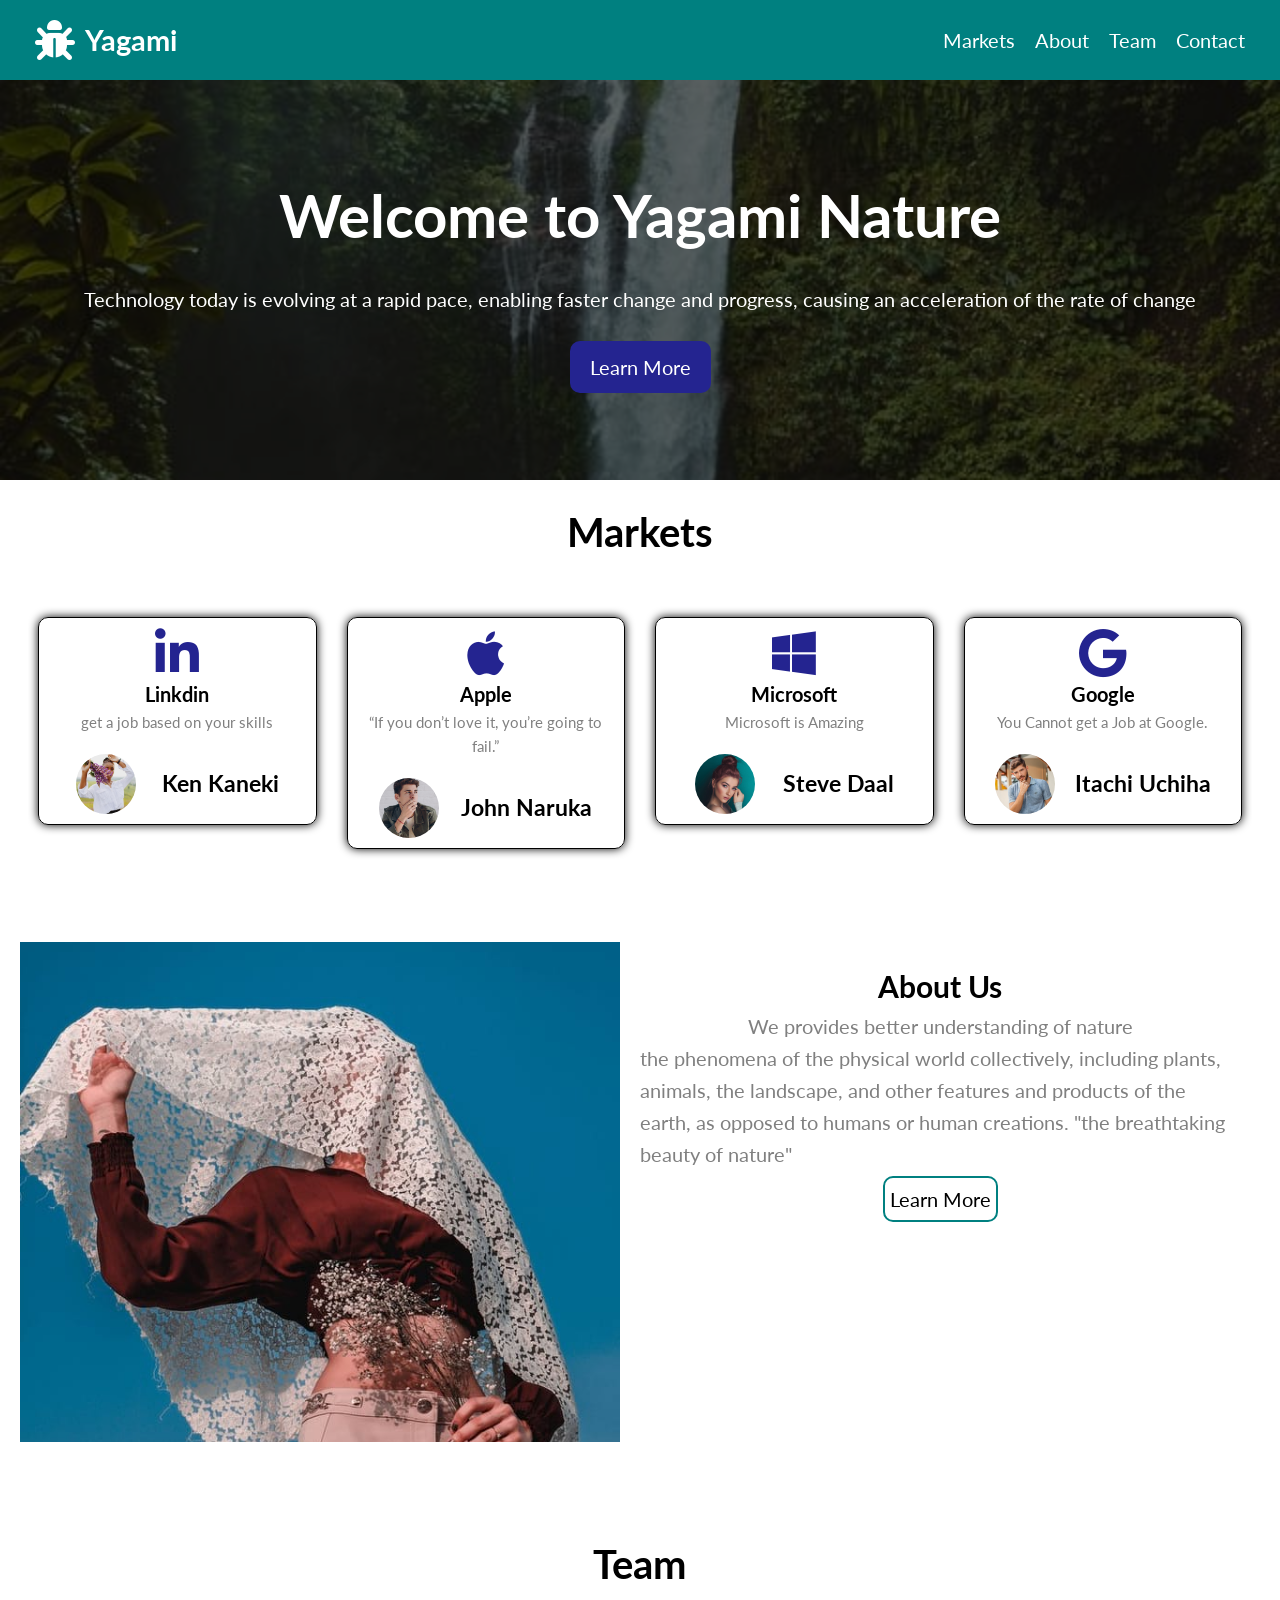
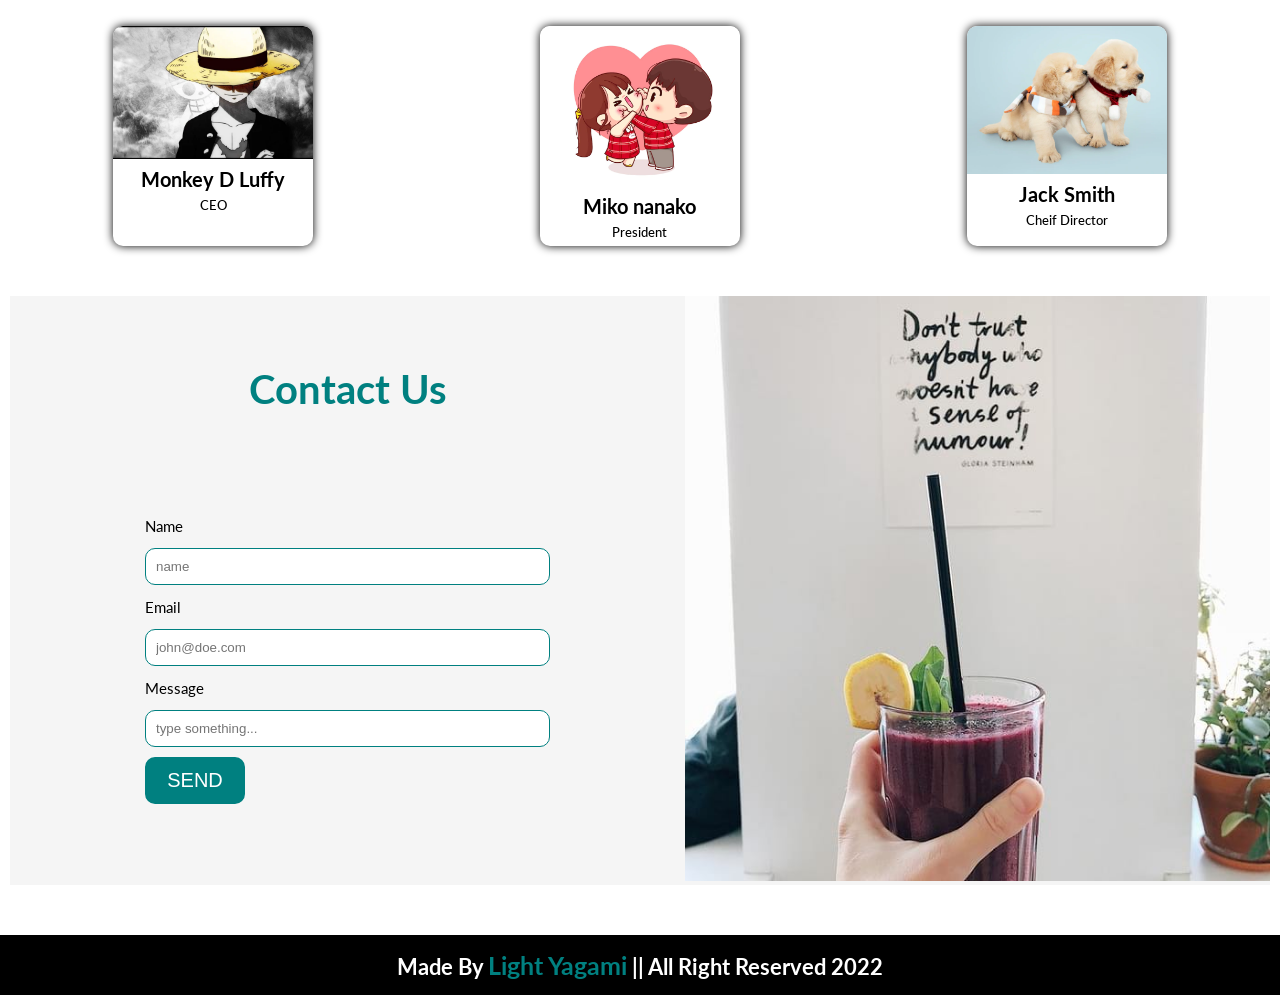
<file: index.html>
<!DOCTYPE html>
<html lang="en">

<head>
  <meta charset="UTF-8">
  <meta http-equiv="X-UA-Compatible" content="IE=edge">
  <meta name="viewport" content="width=device-width, initial-scale=1.0">
  <link rel="stylesheet" href="https://cdnjs.cloudflare.com/ajax/libs/font-awesome/6.1.1/css/all.min.css"
    integrity="sha512-KfkfwYDsLkIlwQp6LFnl8zNdLGxu9YAA1QvwINks4PhcElQSvqcyVLLD9aMhXd13uQjoXtEKNosOWaZqXgel0g=="
    crossorigin="anonymous" referrerpolicy="no-referrer" />
  <link
    href="https://fonts.googleapis.com/css2?family=Dancing+Script:wght@500;700&family=Lato:wght@300;400;700&display=swap"
    rel="stylesheet">


  <link rel="stylesheet" href="https://unpkg.com/swiper@8/swiper-bundle.min.css" />


  <link rel="stylesheet" href="style.css">
  <title>Light Nature</title>

  <style>
    .market-card-container {
      padding: .3rem;
      max-width: 1230px;
      margin: 0 auto;
    }

    .card_slider {
      padding: 40px 0;
    }
  </style>
</head>

<body>
  <header class="main-header">
    <div class="main-header-logo">
      <i class="fas fa-bug"></i>
      <h3> Yagami </h3>
    </div>
    <div class="main-header-nav">
      <ul>
        <li><a href="#markets">markets</a></li>
        <li><a href="#about">About</a></li>
        <li><a href="#team">Team</a></li>
        <li><a href="#contact">Contact</a></li>
      </ul>
    </div>
    <div class="hamburger">
      <i class="fa-solid fa-bars"></i>
    </div>
    <div class="cross hidden">
      <span>&#10005;</span>
    </div>
    <div class="hamburger-menu hidden">
      <ul>
        <li><a href="#markets">markets</a></li>
        <li><a href="#about">About</a></li>
        <li><a href="#team">Team</a></li>
        <li><a href="#contact">Contact</a></li>
      </ul>
    </div>
  </header>

  <section id="welcome-section">
    <h1>Welcome to Yagami Nature</h1>
    <p>Technology today is evolving at a rapid pace, enabling faster change and progress, causing an acceleration of the
      rate of change</p>
    <a href="#" class="main-btn">Learn More</a>
  </section>

  <!-- market section -->
  <div id="markets">
    <h1>Markets</h1>
    <div class="market-card-container">
      <div class="swiper card_slider">
        <div class="swiper-wrapper">


          <div class="swiper-slide">
            <div class="market-card">
              <i class="fa-brands fa-linkedin-in"></i>
              <h3>Linkdin</h3>
              <p>get a job based on your skills</p>
              <div>
                <img src="./img/s1.jpg" alt="">
                <h2>Ken Kaneki</h2>
              </div>

            </div>
          </div>

          <div class="swiper-slide">
            <div class="market-card">
              <i class="fa-brands fa-apple"></i>
              <h3>Apple</h3>
              <p>“If you don’t love it, you’re going to fail.”</p>
              <div>
                <img src="./img/s2.jpg" alt="">
                <h2>John Naruka</h2>
              </div>

            </div>
          </div>

          <div class="swiper-slide">
            <div class="market-card">
              <i class="fa-brands fa-windows"></i>
              <h3>Microsoft</h3>
              <p>Microsoft is Amazing</p>
              <div>
                <img src="./img/s3.jpg" alt="">
                <h2>Steve Daal</h2>
              </div>
            </div>
          </div>

          <div class="swiper-slide">
            <div class="market-card">
              <i class="fa-brands fa-google"></i>
              <h3>Google</h3>
              <p>You Cannot get a Job at Google.</p>
              <div>
                <img src="./img/s4.jpg" alt="">
                <h2>Itachi Uchiha</h2>
              </div>
            </div>
          </div>

        </div>

        <div class="swiper-button-next"></div>
        <div class="swiper-button-prev"></div>
        <div class="swiper-pagination"></div>
      </div>
    </div>
  </div>
  </div>

  <section id="about">
    <div class="row">
      <div class="column-1">
        <img src="./img//p5.jpg" alt="">
      </div>
      <div class="column-2">
        <h2>About Us</h2>
        <p>We provides better understanding of nature</p>
        <p>the phenomena of the physical world collectively, including plants, animals, the landscape, and other
          features and products of the earth, as opposed to humans or human creations.
          "the breathtaking beauty of nature"</p>
        <a href="#" class="second-btn">Learn More</a>
      </div>
    </div>
  </section>

  <section class="team-full-container" id="team">

    <h1>Team</h1>

    <div class="team">
      <div class="team-1">
        <div class="imgbox"><img src="./img//luffy.webp" alt="" width="200px"></div>
        <h2>Monkey D Luffy</h2>
        <h3>CEO</h3>
      </div>
      <div class="team-1">
        <div class="imgbox">
          <img src="./img//cute.webp" alt="kij" width="200px">
        </div>
        <h2>Miko nanako</h2>
        <h3>President</h3>
      </div>
      <div class="team-1">
        <div class="imgbox"><img src="./img//puppy.webp" alt="" width="200px" class="luffy-img"></div>
        <h2>Jack Smith</h2>
        <h3>Cheif Director</h3>
      </div>
    </div>
  </section>

  <section class="contact-container" id="contact">
    <div class="left">
      <h1>Contact Us</h1>
      <form action="https://formsubmit.co/deepakpanwar1051@gmail.com" method="post">
        <input type="hidden" name="_captcha" value="false">
        <input type="hidden" name="_subject" value="New email woooo!">
        <label for="name">Name</label>
        <input type="text" placeholder="name" id="name" required>

        <label for="email">Email</label>
        <input type="email" placeholder="john@doe.com" id="email" required>
        <input type="hidden" name="_next" value="https://deepak1051.github.io/pages/thankyou.html">

        <label for="message">Message</label>
        <input type="text" placeholder="type something..." id="message" required>

        <button>SEND</button>
      </form>

    </div>

    <div class="right">
      <img src="./img/p9.jpg" alt="">
    </div>
  </section>

  <footer>
    <h1>Made By <span>Light Yagami</span> || All Right Reserved 2022</h1>
  </footer>
  <!-- <section class="slider-container">
    <div class="container">
      <div class="swiper card_slider">
     
        <div class="swiper-wrapper">
         
          <div class="swiper-slide">
            <div class="img-box">
              <img src="./img/ab1.jpg" alt="">
            </div>
          </div>
          <div class="swiper-slide">
            <div class="img-box">
              <img src="./img/ab1.jpg" alt="">
            </div>
          </div>
          <div class="swiper-slide">
            <div class="img-box">
              <img src="./img/ab1.jpg" alt="">
            </div>
          </div>
          <div class="swiper-slide">
            <div class="img-box">
              <img src="./img/ab1.jpg" alt="">
            </div>
          </div>
          <div class="swiper-slide">
            <div class="img-box">
              <img src="./img/ab1.jpg" alt="">
            </div>
          </div>
          <div class="swiper-slide">
            <div class="img-box">
              <img src="./img/ab1.jpg" alt="">
            </div>
          </div>
        </div>
        <div class="swiper-button-next"></div>
        <div class="swiper-button-prev"></div>
        <div class="swiper-pagination"></div>
      </div>
    </div>
  </section> -->
  <script src="https://unpkg.com/swiper/swiper-bundle.min.js"></script>
  <script src="index.js"></script>

  <script>
    var swiper = new Swiper(".card_slider", {
      slidesPerView: 3,
      spaceBetween: 10,
      loop: true,
      speed: 1000,
      pagination: {
        el: ".swiper-pagination",
        clickable: true,
      },
      navigation: {
        nextEl: ".swiper-button-next",
        prevEl: ".swiper-button-prev",
      },
      breakpoints: {
        320: {
          slidesPerView: 1,
          spaceBetween: 5,

        },
        480: {
          slidesPerView: 2,
        },
        768: {
          slidesPerView: 3,

        },
        1200: {
          slidesPerView: 4,

        },
      }
    });
  </script>
</body>

</html>
</file>
<file: style.css>
*{
  margin: 0;
  padding: 0;
  box-sizing: border-box;
  text-decoration: none;
  list-style: none;
}

html{
  scroll-behavior: smooth;
  scroll-padding-top: 8rem;
  font-size: 10px;
  font-family: 'Lato', sans-serif;
  line-height: 1.6;
  /* background-color: #242590; */
}
body{
  overflow-x: hidden;
}
a{
  text-transform: capitalize;
  color:white;
}
header{
  z-index: 10000;
  width:100%;
  height:8rem;
  background-color: teal;
  color:white;
  display: flex;
  justify-content:  space-between;
  align-items: center;
  padding:0 3.5rem;
  position: fixed;
  top:0;
  left:0;
}
.main-header-logo{
  display: flex;
  gap:1rem;
  font-size: 2.5rem;
  align-items: center;
}

.main-header-logo i{
  font-size: 4rem;
}
.main-header-nav ul{
  display: flex;
  gap:2rem;
  font-size: 2rem;
  /* transition: 4s; */
  /* display: none; */
  
}
.hamburger{
  font-size: 3rem;
  display: none;
}
.cross{
  font-size: 3rem;
  display: none;
  z-index:1000;
  /* background-color: red; */
  color:black;
  cursor:pointer;
  position: fixed;
  top:1rem;
  right:1rem;

}

.hamburger-menu{
  position: fixed;
  top:0;
  right:0;
  bottom:0;
  width:70%;
  height:100vh;
  background-color:white;
  z-index:100;
  display: none;

  box-shadow: 0 0 20px rgba(168,168,168,0.15);

}
.hamburger-menu ul{
  height:100%;
  display: flex;
  align-items: flex-start;
  flex-direction: column;
  justify-content: flex-start;
  padding:5rem 2rem;
}
.hamburger-menu ul li{
  font-size: 3rem;
  margin:1rem;
  color:teal;
}
.hamburger-menu ul li a{
  color:teal;
}

@media screen and (max-width:576px){
  .main-header-nav ul{
    display: none;
  }
  .hamburger{
    display: inline-block;
  }
  .hamburger-menu{
    display: inline-block;
  }
  .cross{
    display: inline-block;
  }

}

.main-header-nav ul li a:hover{
  color:black
}  

/* welcome section */
#welcome-section{
  margin-top: 8rem;
  padding: 0 2rem;
  width:100%;
  height:40em;
  background: url(./img/p2.jpg) center center/ cover ;
  /* background-size: cover;
  background-position: center center; */
  
  display: flex;
  flex-direction: column;
  justify-content: center;
  align-items: center;
  color:white;

  position: relative;
}

#welcome-section::before{
  content: "";
  position: absolute;
  width:100%;
  height:100%;
  top:0;
  left:0;
  background-color: rgba(0,0,0,0.6);
  
}

#welcome-section *{
  z-index: 10;
}

#welcome-section h1{
  font-size: 6rem;
}
#welcome-section p{
  font-size: 2rem;
  margin: 2rem 0;
}


@media screen and (max-width:576px){
  #welcome-section h1{
    font-size: 3.4rem;
  }
  #welcome-section p{
    /* padding:0 3rem; */
    font-size: 2rem;
  }
}





.main-btn{
  cursor:pointer;
  display: inline-block;
  padding:1rem 2rem;
  background-color: #242490;
  border:none;
  border-radius: 1rem;
  color:white;
  margin-top:0.6rem;
  font-size: 2rem;
  position: relative;
}
.second-btn{
  cursor:pointer;
  display: inline-block;
  padding:.5rem ;
  background-color: none;
  border:2px solid teal;
  border-radius: 1rem;
  color:white;
  margin-top:0.6rem;
  font-size: 2rem;
  position: relative;
  color:black;
}
.main-btn:hover{
  top:-1px;
}
#markets{
  padding:2rem 0;
}
#markets h1{
  width:50%;
  /* text-align: center; */
  /* background-color: red; */
  text-align: center;
  margin: 0 auto;
  font-size: 4rem;
  /* border-bottom: 2px solid teal; */
}

.market-card-container{
  margin: 2rem;
  display: flex;
  align-items: center;
  justify-content: space-around;
}
.market-card{
  margin:1rem;
  border:1px solid black;
  padding: 1rem;
  text-align: center;
  font-size: 1.5rem;
  border-radius: 1rem;
  box-shadow: 0 0 1rem  rgba(0,0,0);
  min-width: 200px;
  min-height: 200px;
}
.market-card i{
  font-size: 5rem;
  color:#242490;
  
  /* width:minmax(400px auto) */
  /* min-width: 200px; */
}
.market-card h3{
  font-size: 2rem;
}
.market-card p{
  color:gray;
  font-size: 1.5rem;
}
.market-card div {
  /* background-color: purple; */
  
  display: flex;
  align-items: center;
  justify-content: space-evenly;
  margin-top: 2rem;
}
.market-card div img{
  
  height: 60px;
  width:60px;
}
.market-card div h2{
  
}

.market-card img{
  height:100px;
  width:100px;
  border-radius: 50%;
  
}
#about{
  /* display:flex; */
  /* height: 40rem; */
}
.row{
  height: 100%;
  display: flex;
  padding:2rem;
  /* background-color: red; */
  max-height: 1000px;

}
.column-1{
  flex:1;
  height: 60vh;
}
.column-2{
  padding:2rem;
  flex:1;
  height: 100%;
  display: flex;
  flex-direction: column;
  align-items: center;
  justify-content: center;
}
.column-2 h2{
  font-size: 3rem;
}
.column-2 p{
  font-size: 2rem;
  color: grey;
}
.column-1 img{
  width:100%;
  height:100%;
  object-fit: cover;
  max-height:500px;
}

@media screen and (max-width:576px){
  .row{
    flex-direction: column-reverse;
  }
}


.swiper {
  /* background-color: purple; */
  width: 100%;
  height: 100%;
}
.swiper-slide img {
  display: block;
  width: 100%;
  height: 100%;
  object-fit: cover;
}
.img-box img{
  display: block;
  max-width:100%;
  height: 100%;
  object-fit: cover;
}



.hidden{
  display: none;
}

/* teammmm */
.team-full-container > h1{
  /* background-color: red; */
  text-align: center;
  font-size: 4rem;
  /* border-bottom: 2px solid teal; */
  width: 40%;
  margin: 3rem auto;
  
}
.team{
  display: flex;
  align-items: center;
  justify-content: space-around;
  
  /* flex-wrap: wrap; */
}
.team-1{
  /* border: 2px solid teal; */
  border-radius: 1rem;
  height:22rem;
  display: flex;
  flex-direction: column;
  align-items: center;
  box-shadow: 0 0 10px;
  
  overflow: hidden;

  transition: all 400ms ease-in-out;
  /* justify-content: space-between; */
}
.team-1:hover  {
  transform: scale(1.1);
}
/* .team-1:hover{
  border-radius: 50%;
} */
.team-1 img{
  border-radius: .9rem .9rem 0 0 ;
}
.team-1 h2{
  text-align: center;
  font-size: 2rem;
}

.team-1 h3{
  text-align: center;
  font-size: 1.3rem;
  font-weight: 500;
}

@media screen and (max-width:576px){
  .team{
    flex-direction: column;
    gap:1rem;
  }
}

.contact-container{
  background-color: whitesmoke;
  margin: 5rem 1rem;
  display: flex;
  align-items: center;
  justify-content: space-around;
}
.left{
  flex: 2;
  display: flex;
  flex-direction: column;
  align-items: center;
  justify-content:space-around;
  /* background-color: red; */
  height: 60vh;
  /* width:40vw; */
}
.left form{
  display: flex;
  flex-direction: column;
  /* align-items: flex-start; */
  /* justify-content: center; */
  gap:1rem;
  font-size: 1.5rem;
  margin: 2rem;
  width:60%;
}
.left form input{
  border: 1px solid teal;
  border-radius: 1rem;
  padding:1rem;
}
.left h1{
  font-size: 4rem;
  color:teal;
}

.left button{
  font-size: 2rem;
  background-color: transparent;
  padding:1rem 1rem;
  border-radius: 1rem;
  border: 2px solid teal;
  background-color: teal;
  color:white;
  width:100px;
}

.right{
  flex: 1;
}
.right img{
  height:65vh;
}

@media screen and (max-width:576px){
  .contact-container{
    flex-direction: column;
    gap:1rem;
  }
  .left form{
    width: 80vw;
    /* display: none; */
    /* background-color: red; */
  }
  .right{
    display: inline-block;
    height: 50%;
    width: 20vw;
    display: none;
  }
}

footer{
  /* height:20px; */
  background-color: black;
}
footer h1{
  text-align: center;
  color:white;
  font-size: 2.2rem;
  padding:1rem;
}
footer h1 span {
  color:teal;
  font-size: 2.5rem;
}
</file>
